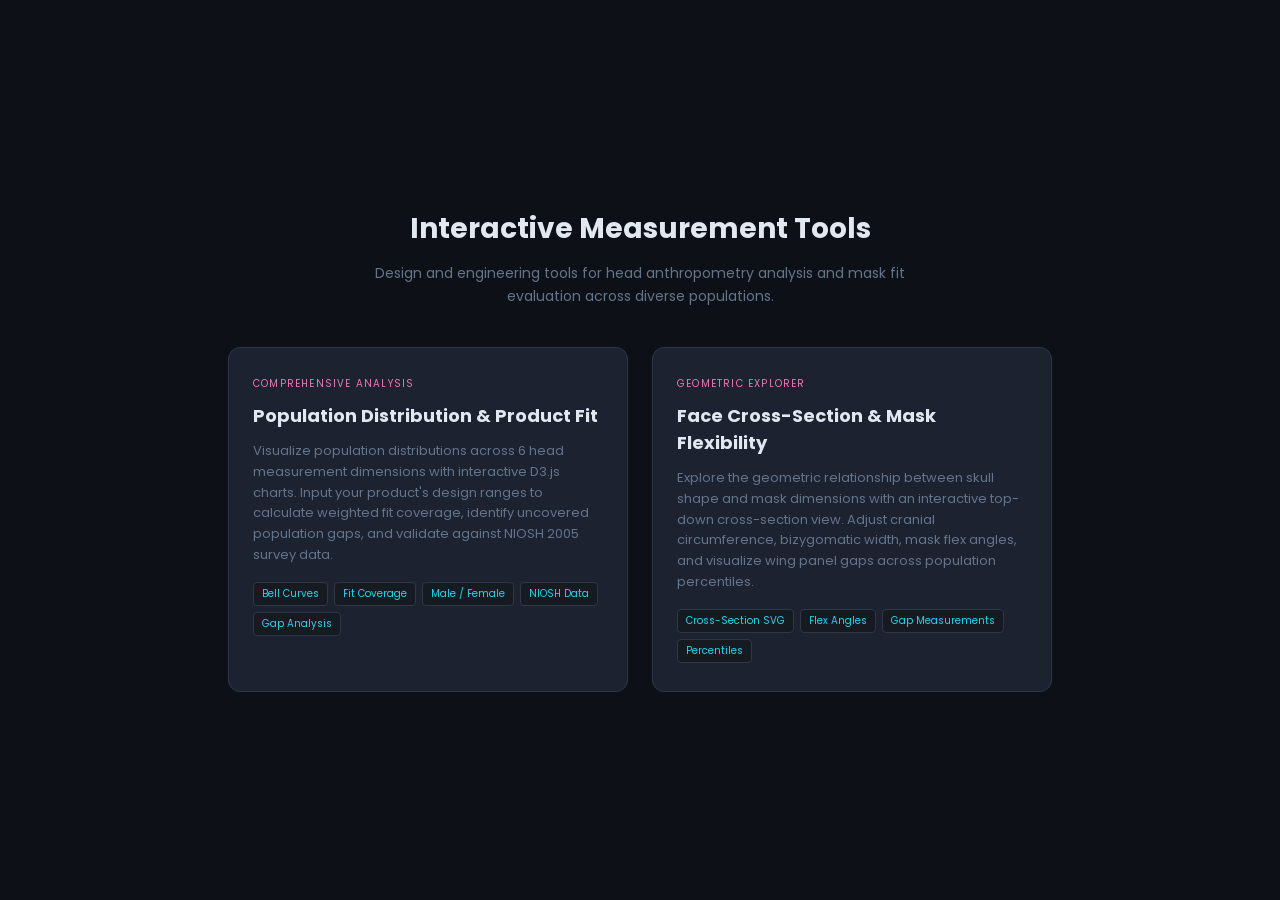
<file: index.html>
<!DOCTYPE html>
<html lang="en">
<head>
<meta charset="UTF-8">
<meta name="viewport" content="width=device-width, initial-scale=1.0">
<title>Interactive Measurement Tools</title>
<link rel="stylesheet" href="theme.css">
<style>

  body {
    background: var(--bg);
    color: var(--text);
    font-family: var(--font-body);
    display: flex;
    flex-direction: column;
    align-items: center;
    justify-content: center;
    min-height: 100vh;
    padding: 48px 24px;
    gap: 40px;
  }

  header {
    text-align: center;
    max-width: 600px;
  }

  header h1 {
    font-family: var(--font-display);
    font-size: 28px;
    color: var(--text);
    margin-bottom: 12px;
  }

  header p {
    font-size: 14px;
    color: var(--muted);
    line-height: 1.6;
  }

  .cards {
    display: flex;
    gap: 24px;
    flex-wrap: wrap;
    justify-content: center;
    max-width: 860px;
  }

  .card {
    background: var(--card);
    border: 1px solid var(--border);
    border-radius: 12px;
    padding: 28px 24px;
    width: 400px;
    text-decoration: none;
    color: var(--text);
    transition: border-color 0.2s, box-shadow 0.2s, transform 0.15s;
  }

  .card:hover {
    border-color: var(--accent);
    box-shadow: 0 0 20px color-mix(in srgb, var(--accent) 10%, transparent);
    transform: translateY(-2px);
  }

  .card-tag {
    font-family: var(--font-mono);
    font-size: 10px;
    letter-spacing: 0.12em;
    text-transform: uppercase;
    color: var(--female);
    margin-bottom: 10px;
  }

  .card h2 {
    font-family: var(--font-display);
    font-size: 18px;
    margin-bottom: 12px;
    color: var(--text);
  }

  .card p {
    font-size: 13px;
    color: var(--muted);
    line-height: 1.6;
  }

  .card-features {
    margin-top: 16px;
    display: flex;
    flex-wrap: wrap;
    gap: 6px;
  }

  .card-features span {
    font-family: var(--font-mono);
    font-size: 10px;
    background: var(--surface);
    border: 1px solid var(--border);
    border-radius: 4px;
    padding: 3px 8px;
    color: var(--cyan);
  }
</style>
</head>
<body>

  <header>
    <h1>Interactive Measurement Tools</h1>
    <p>Design and engineering tools for head anthropometry analysis and mask fit evaluation across diverse populations.</p>
  </header>

  <div class="cards">

    <a class="card" href="Measurement_Tool_Full.html">
      <div class="card-tag">Comprehensive Analysis</div>
      <h2>Population Distribution & Product Fit</h2>
      <p>Visualize population distributions across 6 head measurement dimensions with interactive D3.js charts. Input your product's design ranges to calculate weighted fit coverage, identify uncovered population gaps, and validate against NIOSH 2005 survey data.</p>
      <div class="card-features">
        <span>Bell Curves</span>
        <span>Fit Coverage</span>
        <span>Male / Female</span>
        <span>NIOSH Data</span>
        <span>Gap Analysis</span>
      </div>
    </a>

    <a class="card" href="Measurement_Tool_Flex.html">
      <div class="card-tag">Geometric Explorer</div>
      <h2>Face Cross-Section & Mask Flexibility</h2>
      <p>Explore the geometric relationship between skull shape and mask dimensions with an interactive top-down cross-section view. Adjust cranial circumference, bizygomatic width, mask flex angles, and visualize wing panel gaps across population percentiles.</p>
      <div class="card-features">
        <span>Cross-Section SVG</span>
        <span>Flex Angles</span>
        <span>Gap Measurements</span>
        <span>Percentiles</span>
      </div>
    </a>

  </div>

</body>
</html>
</file>
<file: theme.css>
@import url('https://fonts.googleapis.com/css2?family=Poppins:ital,wght@0,400;0,600;1,400;1,600&display=swap');

:root {
  /* ── Backgrounds ── */
  --bg:            #0d1117;
  --surface:       #161b22;
  --card:          #1c2230;
  --overlay-dark:  #0f172a;
  --tooltip-bg:    #1e2a3a;

  /* ── Borders ── */
  --border:        #2d3748;
  --border-subtle: #1e293b;
  --border-dim:    #334155;

  /* ── Text ── */
  --text:          #e2e8f0;
  --text-bright:   #f1f5f9;
  --muted:         #64748b;
  --muted-dim:     #475569;

  /* ── Data colors ── */
  --male:          #38bdf8;
  --male-glow:     #0ea5e940;
  --female:        #f472b6;
  --female-glow:   #ec489940;
  --product:       #fbbf24;
  --gap:           #ef4444;
  --niosh:         #34d399;
  --accent:        #a78bfa;
  --indigo:        #818cf8;
  --indigo-light:  #c7d2fe;
  --cyan:          #22d3ee;

  /* ── Status ── */
  --good:          #4ade80;
  --warn:          #fbbf24;
  --warn-alt:      #fb923c;
  --bad:           #ef4444;
  --inspect:       #f59e0b;
  --lime:          #a3e635;

  /* ── Fonts ── */
  --font-display:  'Poppins', serif;
  --font-body:     'Poppins', sans-serif;
  --font-mono:     'Poppins', monospace;
}

* { box-sizing: border-box; margin: 0; padding: 0; }
</file>
